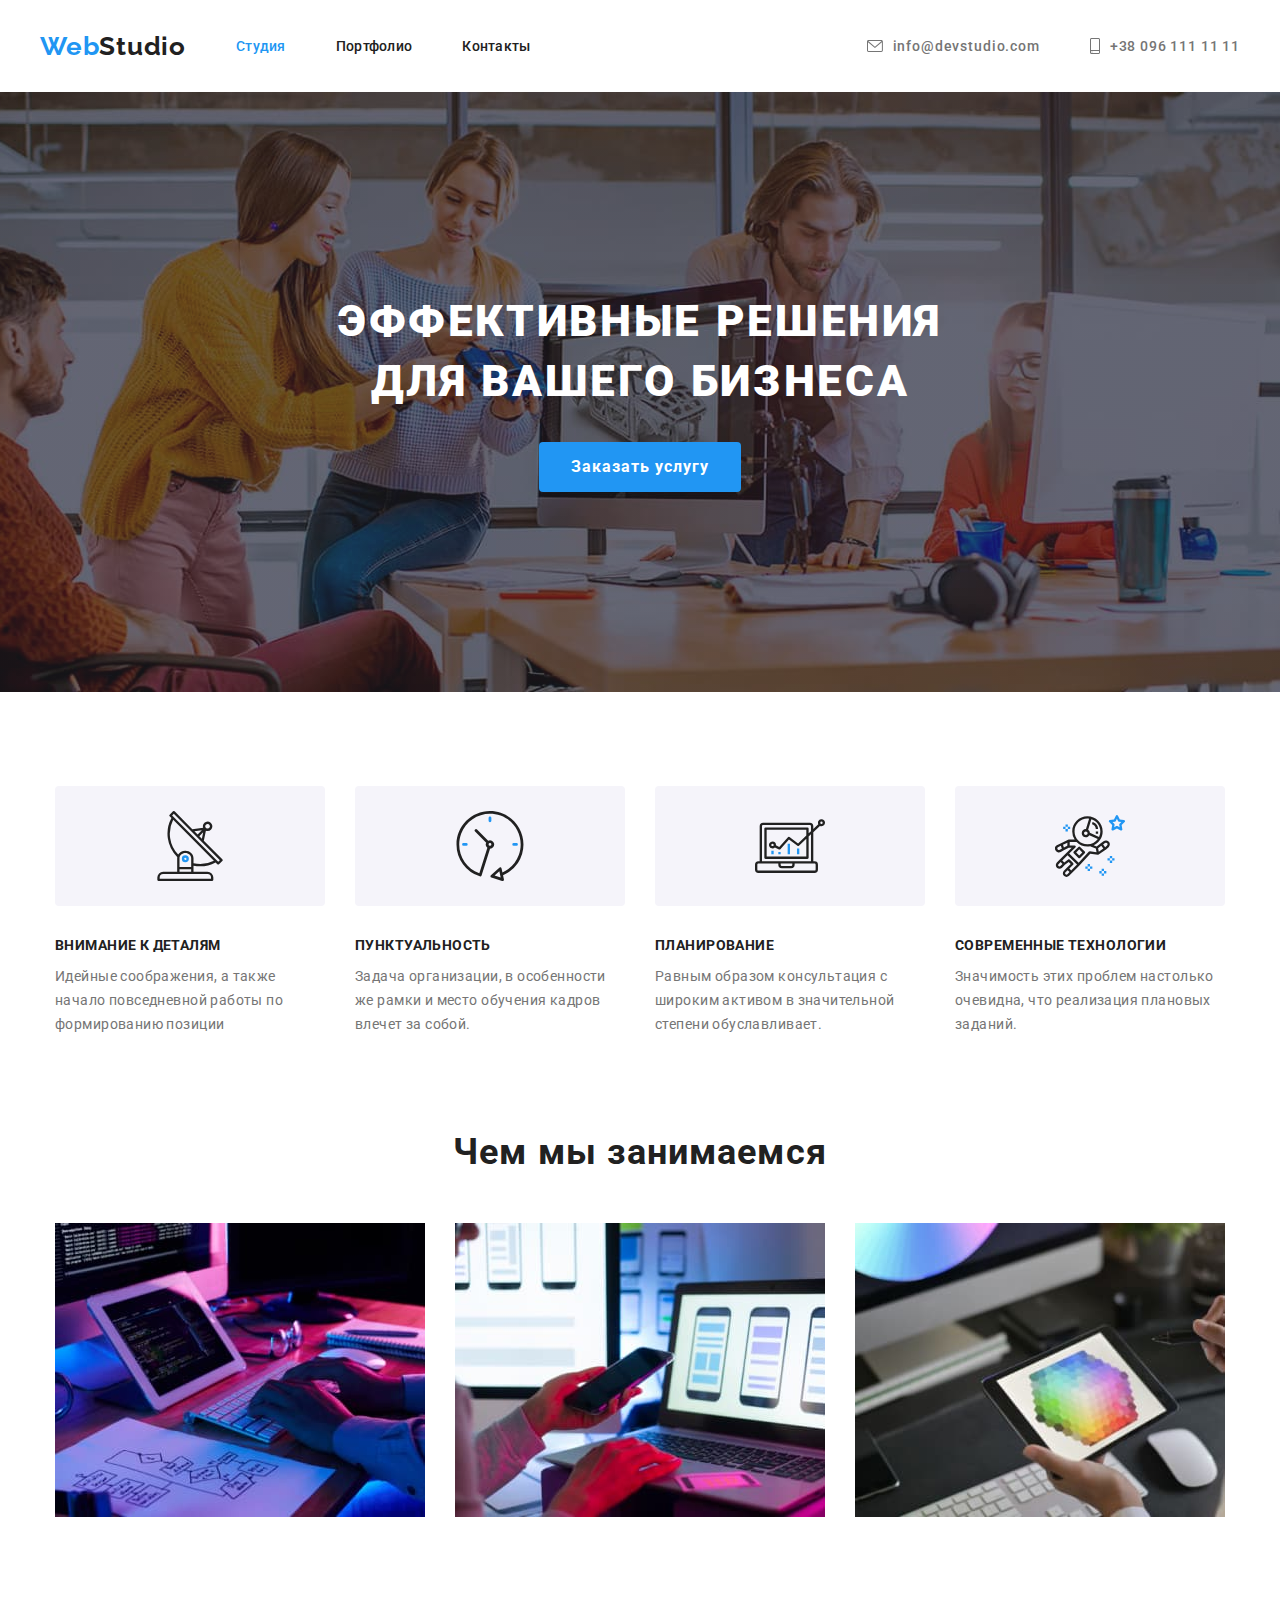
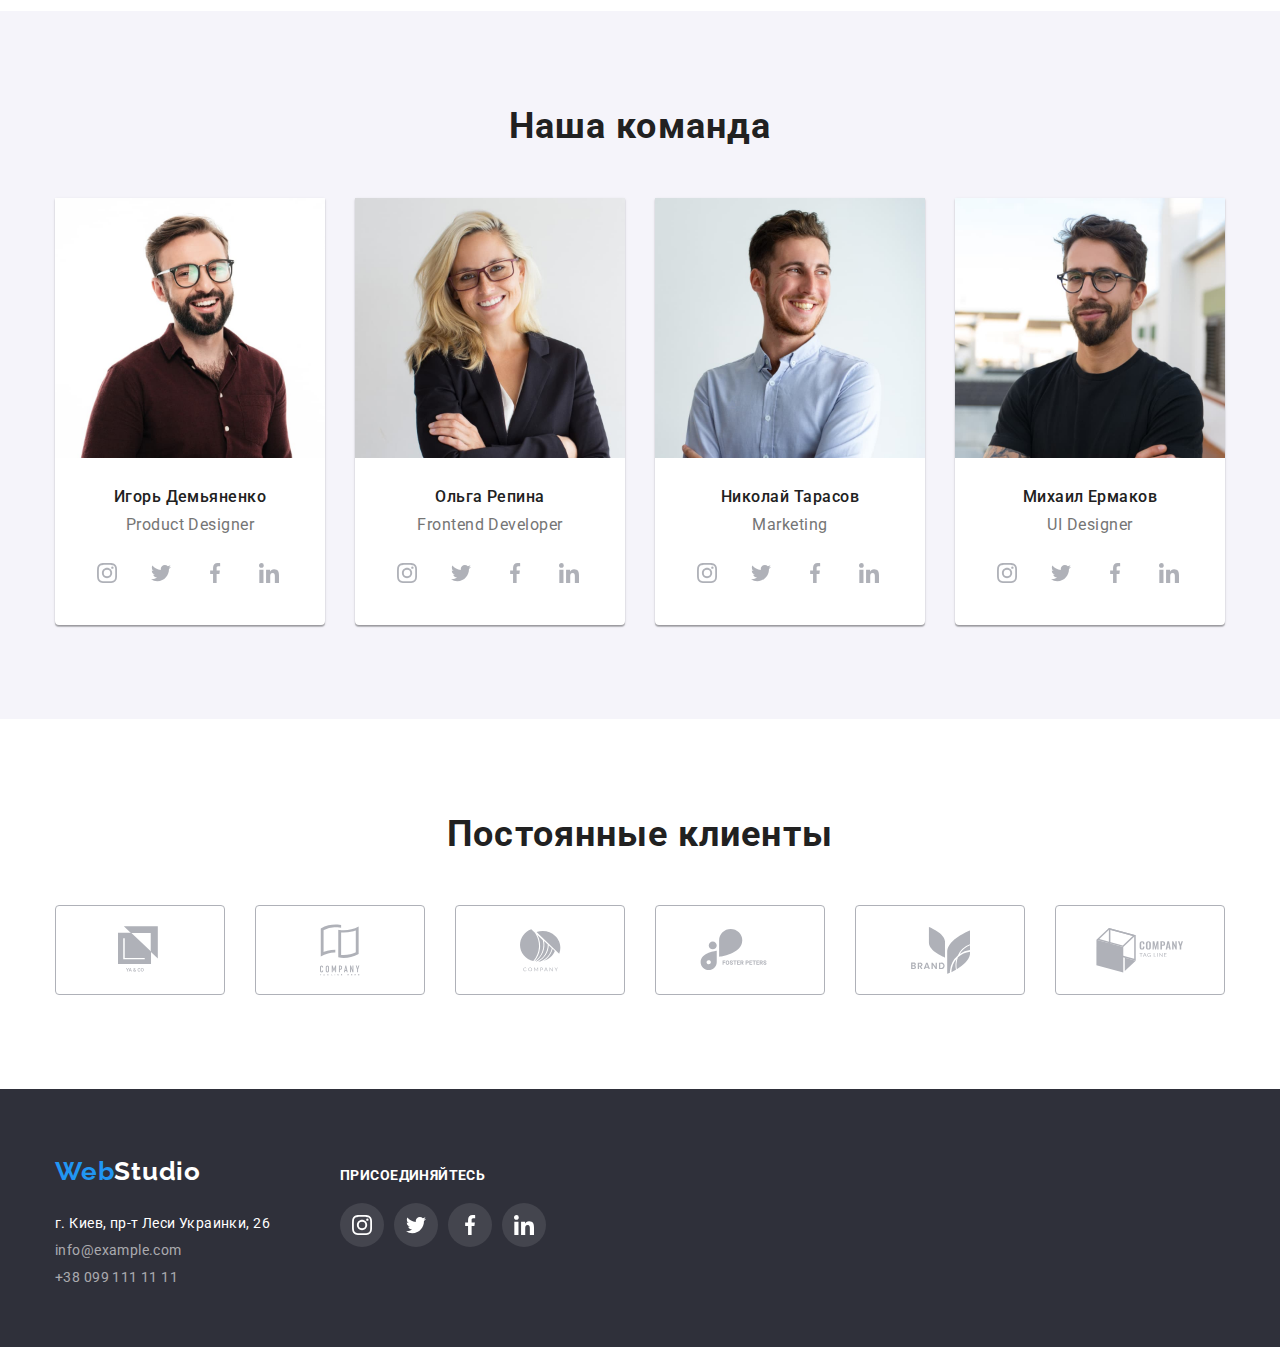
<file: index.html>
<!DOCTYPE html>
<html lang="ru">
<head>
    <meta charset="UTF-8">
    <meta name="viewport" content="width=device-width, initial-scale=1.0">
    <title>Студия</title>
    <link rel="stylesheet" href="./css/modern-normalize.css">
    <link rel="stylesheet" href="./css/styles.css">
    <link rel="preconnect" href="https://fonts.gstatic.com">
    <link href="https://fonts.googleapis.com/css2?family=Raleway:wght@700&family=Roboto:wght@400;500;700;900&display=swap"
        rel="stylesheet">
</head>
<body>
    <!--Шапка сайта-->
    <header class="page-header">
        <div class="container">
            
        <nav class="nav">
            <a class="logo" href=""><span class="accent">Web</span>Studio</a>
            
            <ul class="site-nav">
                <li><a class="current" href="./index.html">Студия</a></li>
                <li><a href="./portfolio.html">Портфолио</a></li>
                <li><a href="">Контакты</a></li>
            </ul>
        </nav>
            
            <ul class="contact-info">
                <li> 
                    <a href="mailto:info@devstudio.com">
                        <svg class="contact-icon" width="16" height="12">
                            <use href="./imeges/symbol-defs.svg#mail"></use>
                        </svg>info@devstudio.com</a> 
                </li>

                <li> 
                    <a href="tel:+380961111111">
                        <svg class="contact-icon" width="10" height="16">
                            <use href="./imeges/symbol-defs.svg#tel"></use>
                        </svg>+38 096 111 11 11</a> 
                </li>
            </ul>

        </div>
            
    </header>
        
<main>
    <!--Герой-->
    <section class="hero">

        <div class="container">
            <h1>Эффективные решения для вашего бизнеса</h1>
            <button>Заказать услугу</button>
        </div>
        
    </section>
        
    <!--Наши преимущества-->
    <section class="advant">
        <!-- <h2>Наши преимущества</h2> -->
        <div class="container">
            <ul>
                <li>
                    <div class="advant-icon">
                        <svg width="70" height="70">
                            <use href="./imeges/symbol-defs.svg#antenna"></use>
                        </svg>
                    </div>
                    <h3>Внимание к деталям</h3>
                    <p>Идейные соображения, а также начало повседневной работы по формированию позиции</p>
                </li>
            
                <li>
                    <div class="advant-icon">
                        <svg width="70" height="70">
                            <use href="./imeges/symbol-defs.svg#clock"></use>
                        </svg>
                    </div>
                    <h3>Пунктуальность</h3>
                    <P>Задача организации, в особенности же рамки и место обучения кадров влечет за собой.</P>
                </li>
            
                <li>
                    <div class="advant-icon">
                        <svg width="70" height="70">
                            <use href="./imeges/symbol-defs.svg#diagram"></use>
                        </svg>
                    </div>
                    <h3>Планирование</h3>
                    <P>Равным образом консультация с широким активом в значительной степени обуславливает.</P>
                </li>
            
                <li>
                    <div class="advant-icon">
                        <svg width="70" height="70">
                            <use href="./imeges/symbol-defs.svg#astronaut"></use>
                        </svg>
                    </div>
                    <h3>Современные технологии</h3>
                    <p>Значимость этих проблем настолько очевидна, что реализация плановых заданий.</p>
                </li>
            </ul>
        </div>
                
    </section>

    <!--Чем мы занимаемся-->
    <section class="working">
        <div class="container">
            <h2>Чем мы занимаемся</h2>
            
            <ul>
                <li><img src="./imeges/write-code.jpg" alt="Набираем код" width="370"></li>
            
                <li><img src="./imeges/device-synchron.jpg" alt="Синхронизируем данные с разными устройствами" width="370"></li>
            
                <li><img src="./imeges/color-matching.jpg" alt="Подбираем цвета" width="370"></li>
            </ul>
        </div>        
    </section>
    
    <!--Наша команда-->
    <section class="team">
        <div class="container">

            <h2>Наша команда</h2>
            
            <ul class="comand">
            
                <li class="team-tumb">
                    <img src="./imeges/demyanenko.jpg" alt="Фото Игоря Демьяненко" >
                    
                    <div class="cart-team">
                        <h3>Игорь Демьяненко</h3>
                        <p>Product Designer</p>

                        <ul class="seti-team">
                            <li>
                                <a class="team-link" href="">
                                    <svg class="icon" wigth="20px" height="20px">
                                        <use href="./imeges/symbol-defs.svg#instagram"></use>
                                    </svg>
                                </a>
                            </li>
                            
                            <li>
                                <a class="team-link" href="">
                                    <svg class="icon" wigth="20px" height="20px">
                                        <use href="./imeges/symbol-defs.svg#twitter"></use>
                                    </svg>
                                </a>
                            </li>

                            <li>
                                <a class="team-link" href="">
                                    <svg class="icon" wigth="20px" height="20px">
                                        <use href="./imeges/symbol-defs.svg#facebook"></use>
                                    </svg>
                                </a>
                            </li>

                            <li>
                                <a class="team-link" href="">
                                    <svg class="icon" wigth="20px" height="20px">
                                        <use href="./imeges/symbol-defs.svg#linkedin"></use>
                                    </svg>
                                </a>
                            </li>

                        </ul>
                    </div>                
                </li>
            
                <li class="team-tumb">
                    <img src="./imeges/repina.jpg" alt="Фото Ольги Репиной">
                    
                    <div class="cart-team">
                        <h3>Ольга Репина</h3>
                        <p>Frontend Developer</p>

                        <ul class="seti-team">
                            <li>
                                <a class="team-link" href="">
                                    <svg class="icon" wigth="20px" height="20px">
                                        <use href="./imeges/symbol-defs.svg#instagram"></use>
                                    </svg>
                                </a>
                            </li>
                        
                            <li>
                                <a class="team-link" href="">
                                    <svg class="icon" wigth="20px" height="20px">
                                        <use href="./imeges/symbol-defs.svg#twitter"></use>
                                    </svg>
                                </a>
                            </li>
                        
                            <li>
                                <a class="team-link" href="">
                                    <svg class="icon" wigth="20px" height="20px">
                                        <use href="./imeges/symbol-defs.svg#facebook"></use>
                                    </svg>
                                </a>
                            </li>
                        
                            <li>
                                <a class="team-link" href="">
                                    <svg class="icon" wigth="20px" height="20px">
                                        <use href="./imeges/symbol-defs.svg#linkedin"></use>
                                    </svg>
                                </a>
                            </li>
                        
                        </ul>
                    </div>
                </li>
            
                <li class="team-tumb">
                    <img src="./imeges/tarasov.jpg" alt="Фото Николая Тарасова">
                    
                    <div class="cart-team">
                        <h3>Николай Тарасов</h3>
                        <p>Marketing</p>

                        <ul class="seti-team">
                            <li>
                                <a class="team-link" href="">
                                    <svg class="icon" wigth="20px" height="20px">
                                        <use href="./imeges/symbol-defs.svg#instagram"></use>
                                    </svg>
                                </a>
                            </li>
                        
                            <li>
                                <a class="team-link" href="">
                                    <svg class="icon" wigth="20px" height="20px">
                                        <use href="./imeges/symbol-defs.svg#twitter"></use>
                                    </svg>
                                </a>
                            </li>
                        
                            <li>
                                <a class="team-link" href="">
                                    <svg class="icon" wigth="20px" height="20px">
                                        <use href="./imeges/symbol-defs.svg#facebook"></use>
                                    </svg>
                                </a>
                            </li>
                        
                            <li>
                                <a class="team-link" href="">
                                    <svg class="icon" wigth="20px" height="20px">
                                        <use href="./imeges/symbol-defs.svg#linkedin"></use>
                                    </svg>
                                </a>
                            </li>
                        
                        </ul>
                    </div>
                </li>
            
                <li class="team-tumb">
                    <img src="./imeges/ermakov.jpg" alt="Фото Михаила Ермакова">
                    
                    <div class="cart-team">
                        <h3>Михаил Ермаков</h3>
                        <p>UI Designer</p>

                        <ul class="seti-team">
                            <li>
                                <a class="team-link" href="">
                                    <svg class="icon" wigth="20px" height="20px">
                                        <use href="./imeges/symbol-defs.svg#instagram"></use>
                                    </svg>
                                </a>
                            </li>
                        
                            <li>
                                <a class="team-link" href="">
                                    <svg class="icon" wigth="20px" height="20px">
                                        <use href="./imeges/symbol-defs.svg#twitter"></use>
                                    </svg>
                                </a>
                            </li>
                        
                            <li>
                                <a class="team-link" href="">
                                    <svg class="icon" wigth="20px" height="20px">
                                        <use href="./imeges/symbol-defs.svg#facebook"></use>
                                    </svg>
                                </a>
                            </li>
                        
                            <li>
                                <a class="team-link" href="">
                                    <svg class="icon" wigth="20px" height="20px">
                                        <use href="./imeges/symbol-defs.svg#linkedin"></use>
                                    </svg>
                                </a>
                            </li>
                        
                        </ul>
                    </div>
                </li>
            
            </ul>

        </div>                
    </section>

    <!-- Секция Наши постаянные клиенты -->
    <section class="clients">
        <div class="container">
            <h2>Постоянные клиенты</h2>
            <ul class="client-icon">
                <li>
                    <a class="client-link" href="">
                        <svg width="44" height="49">
                            <use href="./imeges/symbol-defs.svg#logo-1"></use>
                        </svg>
                    </a>
                </li>
                
                <li>
                    <a class="client-link" href="">
                        <svg width="40" height="52">
                            <use href="./imeges/symbol-defs.svg#logo-2"></use>
                        </svg>
                    </a>
                </li>

                <li>
                    <a class="client-link" href="">
                        <svg width="41" height="43">
                            <use href="./imeges/symbol-defs.svg#logo-3"></use>
                        </svg>
                    </a>
                </li>

                <li>
                    <a class="client-link" href="">
                        <svg width="80" height="42">
                            <use href="./imeges/symbol-defs.svg#logo-4"></use>
                        </svg>
                    </a>
                </li>

                <li>
                    <a class="client-link" href="">
                        <svg width="59" height="47">
                            <use href="./imeges/symbol-defs.svg#logo-5"></use>
                        </svg>
                    </a>
                </li>

                <li>
                    <a class="client-link" href="">
                        <svg width="88" height="45">
                            <use href="./imeges/symbol-defs.svg#logo-6"></use>
                        </svg>
                    </a>
                </li>

            </ul>
        </div>
    </section>
  </main>
    
    <!--Футер-->
    <footer class="footer">
        <div class="container">

            <div class="footer-contacts">
                <a class="logo" href=""><span class="accent">Web</span>Studio</a>
                
                <address class="contacts">
                    <ul>
                        <li class="location"><a>г. Киев, пр-т Леси Украинки, 26</a></li>
                        <li class="mail-tel"><a class="mail" href="meilto:info@example.com">info@example.com</a></li>
                        <li class="mail-tel"><a class="tel" href="tel:+380991111111">+38 099 111 11 11</a></li>
                    </ul>
                
                </address>
            </div>

            <div class="footer-seti">
                <p>Присоединяйтесь</p>

                <ul>
                    <li>
                        <a class="seti-link" href="">
                            <svg class="icon" wigth="20px" height="20px">
                                <use href="./imeges/symbol-defs.svg#instagram"></use>
                            </svg>
                        </a>
                    </li>

                    <li>
                        <a class="seti-link" href="">
                            <svg class="icon" wigth="20px" height="20px">
                                <use href="./imeges/symbol-defs.svg#twitter"></use>
                            </svg>
                        </a>
                    </li>

                    <li>
                        <a class="seti-link" href="">
                            <svg class="icon" wigth="20px" height="20px">
                                <use href="./imeges/symbol-defs.svg#facebook"></use>
                            </svg>
                        </a>
                    </li>

                    <li>
                        <a class="seti-link" href="">
                            <svg class="icon" wigth="20px" height="20px">
                                <use href="./imeges/symbol-defs.svg#linkedin"></use>
                            </svg>
                        </a>
                    </li>
                </ul>
            </div>          

        </div>
          
    </footer>
</body>
</html>
</file>
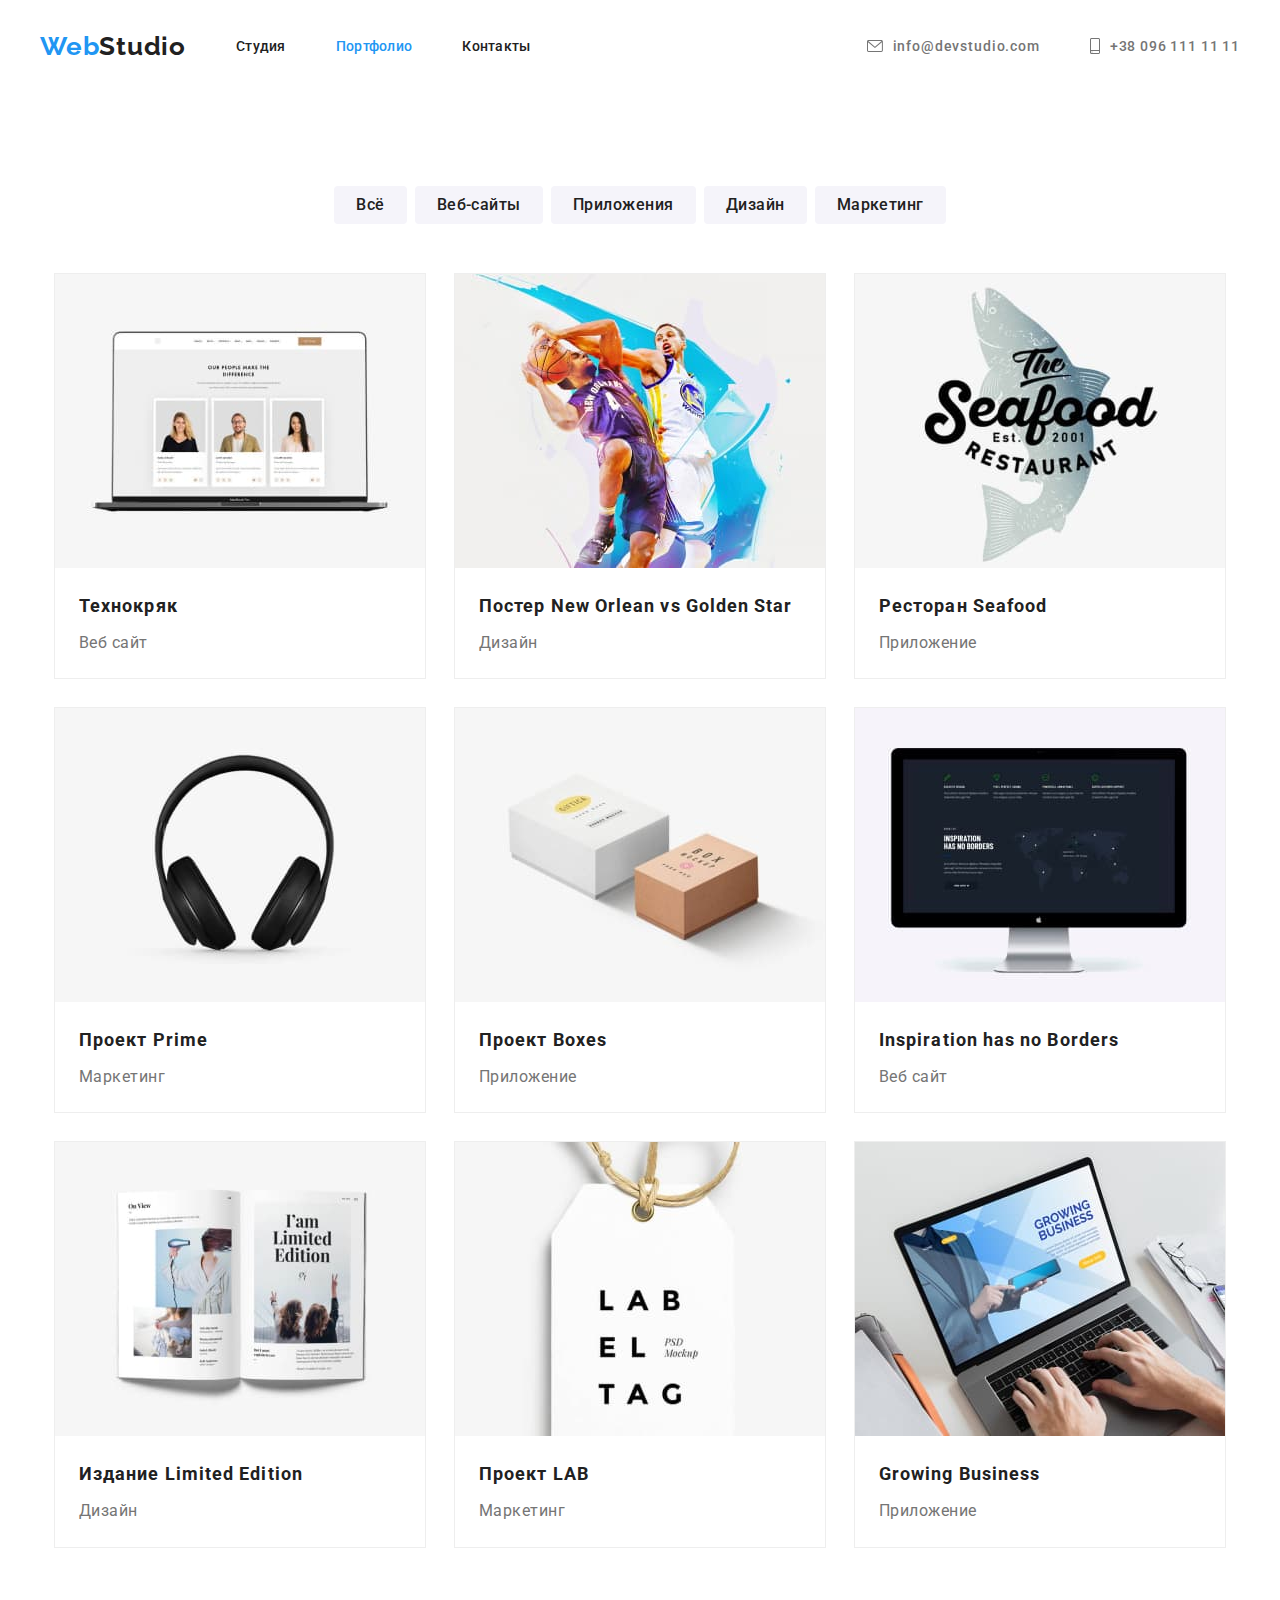
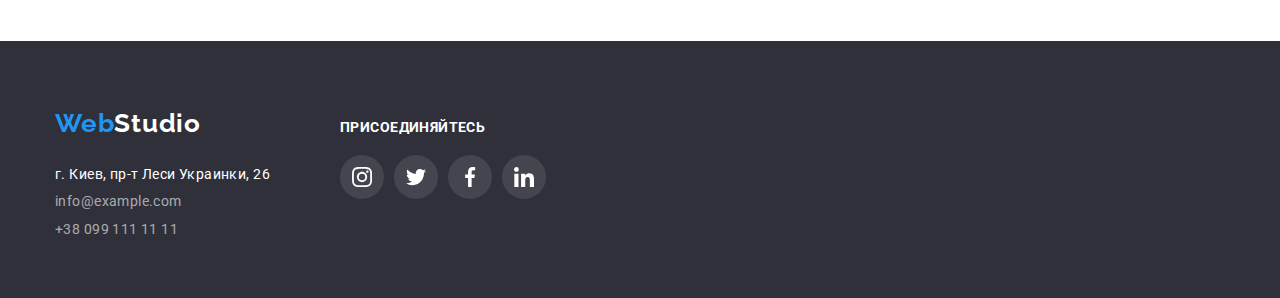
<file: portfolio.html>
<!DOCTYPE html>
<html lang="en">
<head>
    <meta charset="UTF-8">
    <meta http-equiv="X-UA-Compatible" content="IE=edge">
    <meta name="viewport" content="width=device-width, initial-scale=1.0">
    <title>Портфолио</title>
    <link rel="stylesheet" href="./css/modern-normalize.css">
    <link rel="stylesheet" href="./css/styles.css">
    <link rel="preconnect" href="https://fonts.gstatic.com">
    <link href="https://fonts.googleapis.com/css2?family=Raleway:wght@700&family=Roboto:wght@400;500;700;900&display=swap"
        rel="stylesheet">
</head>
<body>
    <!--Шапка сайта-->
    <header class="page-header">
        <div class="container">
        
            <nav class="nav">
                <a class="logo" href=""><span class="accent">Web</span>Studio</a>
        
                <ul class="site-nav">
                    <li><a href="./index.html">Студия</a></li>
                    <li><a class="current" href="./portfolio.html">Портфолио</a></li>
                    <li><a href="">Контакты</a></li>
                </ul>
            </nav>
        
            <ul class="contact-info">
                <li>
                    <a href="mailto:info@devstudio.com">
                        <svg class="contact-icon" width="16" height="12">
                            <use href="./imeges/symbol-defs.svg#mail"></use>
                        </svg>info@devstudio.com</a>
                </li>
        
                <li>
                    <a href="tel:+380961111111">
                        <svg class="contact-icon" width="10" height="16">
                            <use href="./imeges/symbol-defs.svg#tel"></use>
                        </svg>+38 096 111 11 11</a>
                </li>
            </ul>
        
        </div>
    
    </header>
    
    <main>
        <section class="portfolio">
            <!-- <h1> Портфолио работ </h1> -->
            <div class="container">
                <ul class="nav-examples">
                    <li> <button>Всё</button> </li>
                    <li> <button>Веб-сайты</button> </li>
                    <li> <button>Приложения</button> </li>
                    <li> <button>Дизайн</button> </li>
                    <li> <button>Маркетинг</button> </li>
                </ul>
            
                <ul class="examples">
                    <li>
                        <a href="">
                            <img src="./imeges/technocruck.jpg" alt="ноутбук с открытыми веб-сайтом">
                            <div class="examples-text">
                                <h2> Технокряк </h2>
                                <p> Веб сайт </p>
                            </div>
                        </a>
                    </li>
            
                    <li>
                        <a href="">
                            <img src="./imeges/basketball.jpg" alt="игра в баскетбол">
                            <div class="examples-text">
                                <h2> Постер New Orlean vs Golden Star </h2>
                                <p> Дизайн </p>
                            </div>
                        </a>
                    </li>
            
                    <li>
                        <a href="">
                            <img src="./imeges/fish.jpg" alt="эмблема ресторана seafood с рыбой">
                            <div class="examples-text">
                                <h2> Ресторан Seafood </h2>
                                <p> Приложение </p>
                            </div>
                        </a>
                    </li>
            
                    <li>
                        <a href="">
                            <img src="./imeges/headphones.jpg" alt="фото наушников">
                            <div class="examples-text">
                                <h2> Проект Prime </h2>
                                <p> Маркетинг </p>
                            </div>
                        </a>
                    </li>
            
                    <li>
                        <a href="">
                            <img src="./imeges/boxed.jpg" alt="коробочки">
                            <div class="examples-text">
                                <h2> Проект Boxes </h2>
                                <p> Приложение </p>
                            </div>
                        </a>
                    </li>
            
                    <li>
                        <a href="">
                            <img src="./imeges/minitor-borders.jpg" alt="монитор с открытым веб-сайтом">
                            <div class="examples-text">
                                <h2> Inspiration has no Borders </h2>
                                <p> Веб сайт </p>
                            </div>
                        </a>
                    </li>
            
                    <li>
                        <a href="">
                            <img src="./imeges/book.jpg" alt="открытая книга">
                            <div class="examples-text">
                                <h2> Издание Limited Edition </h2>
                                <p> Дизайн </p>
                            </div>
                        </a>
                    </li>
            
                    <li>
                        <a href="">
                            <img src="./imeges/lab-project.jpg" alt="проект лаб">
                            <div class="examples-text">
                                <h2> Проект LAB </h2>
                                <p> Маркетинг </p>
                            </div>
                        </a>
                    </li>
            
                    <li>
                        <a href="">
                            <img src="./imeges/notebook.jpg" alt="открытый веб-сайт на ноутбуке">
                            <div class="examples-text">
                                <h2> Growing Business </h2>
                                <p> Приложение </p>
                            </div>
                        </a>
                    </li>
                    
                </ul>
            </div>
        </section>
        
    </main>
    
    <!--Футер-->
    <footer class="footer">
        <div class="container">
            
            <div class="footer-contacts">
                <a class="logo" href=""><span class="accent">Web</span>Studio</a>
            
                <address class="contacts">
                    <ul>
                        <li class="location"><a>г. Киев, пр-т Леси Украинки, 26</a></li>
                        <li class="mail-tel"><a class="mail" href="meilto:info@example.com">info@example.com</a></li>
                        <li class="mail-tel"><a class="tel" href="tel:+380991111111">+38 099 111 11 11</a></li>
                    </ul>
            
                </address>
            </div>
            
            <div class="footer-seti">
                <p>Присоединяйтесь</p>
            
                <ul>
                    <li>
                        <a class="seti-link" href="">
                            <svg class="icon" wigth="20px" height="20px">
                                <use href="./imeges/symbol-defs.svg#instagram"></use>
                            </svg>
                        </a>
                    </li>
            
                    <li>
                        <a class="seti-link" href="">
                            <svg class="icon" wigth="20px" height="20px">
                                <use href="./imeges/symbol-defs.svg#twitter"></use>
                            </svg>
                        </a>
                    </li>
            
                    <li>
                        <a class="seti-link" href="">
                            <svg class="icon" wigth="20px" height="20px">
                                <use href="./imeges/symbol-defs.svg#facebook"></use>
                            </svg>
                        </a>
                    </li>
            
                    <li>
                        <a class="seti-link" href="">
                            <svg class="icon" wigth="20px" height="20px">
                                <use href="./imeges/symbol-defs.svg#linkedin"></use>
                            </svg>
                        </a>
                    </li>
                </ul>
                        
            </div>
    
    </footer>
</body>
</html>
</file>
<file: css/styles.css>
:root {
  --white-text: rgba(255, 255, 255, 1);
  --black-text: rgba(33, 33, 33, 1);
  --blue-text: rgba(33, 150, 243, 1);
  --gray-text: rgba(117, 117, 117, 1);
  --white-text-op60: rgba(255, 255, 255, 0.6);
  --background-color-hero: rgba(47, 48, 58, 1);
  --background-color-teams: rgba(245, 244, 250, 1);
  --icon-client: rgba(175, 177, 184, 1);
}
body {
  font-family: 'Roboto', sans-serif;
}

img {
  display: block;
  width: 100%;
}

* {
  box-sizing: border-box;
  margin: 0;
  padding: 0;
}

.container {
  width: 1200px;
  padding: 0 15px;
  margin: 0 auto;
  /* border: 1px solid red; */
}

/* Шапка сайта */
.nav,
.site-nav,
.contact-info {
  display: flex;
  align-items: center;
}
.page-header .container {
  display: flex;
  justify-content: space-between;
  padding: 24px 0;
}
.site-nav li {
  margin-left: 50px;
}
.contact-info li:first-child {
  margin-right: 50px;
}
.logo {
  font-family: 'Raleway', sans-serif;
}
.logo {
  color: var(--black-text);
}
.logo .accent {
  color: var(--blue-text);
}

.site-nav a {
  color: var(--black-text);
  font-weight: 500;
  font-size: 14px;
  line-height: 1.17;
  letter-spacing: 0.02em;
}

.site-nav a:hover,
.site-nav a:focus {
  color: var(--blue-text);
}
.site-nav .current {
  color: var(--blue-text);
}
.contact-info a {
  color: var(--gray-text);
  font-weight: 500;
  font-size: 14px;
  line-height: 1.36;
  letter-spacing: 0.06em;
  display: flex;
  align-items: center;
}

.contact-info a:hover,
.contact-info a:focus,
.contact-info a:active {
  color: var(--blue-text);
}

.contact-icon {
  margin-right: 10px;
  fill: currentColor;
}

/* Секция героя */
.hero {
  max-width: 1600px;
  margin-left: auto;
  margin-right: auto;
  height: 600px;
  background-image: linear-gradient(
      to right,
      rgba(47, 48, 58, 0.4),
      rgba(47, 48, 58, 0.4)
    ),
    url(../imeges/hero.jpg);
  background-position: center;
  background-size: cover;
}

.hero .container {
  padding: 200px 0;
}

.hero h1 {
  color: var(--white-text);
  text-transform: uppercase;
  text-align: center;
  font-weight: 900;
  font-size: 44px;
  line-height: 1.36;
  letter-spacing: 0.06em;
  width: 696px;
  margin-left: auto;
  margin-right: auto;
}

.hero button {
  display: flex;
  color: var(--white-text);
  background-color: var(--blue-text);
  font-weight: 700;
  font-size: 16px;
  line-height: 1.88;
  letter-spacing: 0.06em;
  padding: 10px 32px;
  border-radius: 4px;
  margin-top: 30px;
  margin-left: auto;
  margin-right: auto;
}

/* Секция наши преимущества */
.advant .container {
  padding: 94px 15px;
}
.advant ul {
  display: flex;
  justify-content: center;
}
.advant-icon {
  width: 270px;
  height: 120px;
  border-radius: 4px;
  background-color: var(--background-color-teams);
  display: flex;
  justify-content: center;
  align-items: center;
}
.advant li {
  width: 270px;
  margin-left: 30px;
}
.advant ul :first-child {
  margin-left: 0px;
}

.advant h3 {
  color: var(--black-text);
  text-transform: uppercase;
  font-weight: 700;
  font-size: 14px;
  line-height: 1.36;
  letter-spacing: 0.03em;
  margin-top: 30px;
}

.advant p {
  color: var(--gray-text);
  font-weight: 400;
  font-size: 14px;
  line-height: 1.71;
  letter-spacing: 0.03em;
  margin-top: 10px;
}

.advant h2 {
  color: var(--black-text);
  text-align: center;
  font-weight: 700;
  font-size: 36px;
  line-height: 1.17;
  letter-spacing: 0.03em;
}

/* Секция чем занимаемся */
.working .container {
  padding: 0 15px 94px;
}

.working ul {
  display: flex;
  margin: 50px auto 0px;
}

.working li {
  margin-left: 30px;
}
.working ul :first-child {
  margin-left: 0px;
}

.working h2 {
  color: var(--black-text);
  text-align: center;
  font-weight: 700;
  font-size: 36px;
  line-height: 1.17;
  letter-spacing: 0.03em;
}

/* Секция наша команда */
.team .container {
  padding: 94px 15px;
}
.comand {
  display: flex;
  margin-top: 50px;
}
.team-tumb {
  width: 270px;
  background-color: rgba(255, 255, 255, 1);
  margin-left: 30px;
  border-radius: 0px 0px 4px 4px;
  box-shadow: 0px 1px 3px rgba(0, 0, 0, 0.12), 0px 1px 1px rgba(0, 0, 0, 0.14),
    0px 2px 1px rgba(0, 0, 0, 0.2);
}
.team li:first-child {
  margin-left: 0;
}
.cart-team {
  padding: 30px;
}

.team-link {
  display: flex;
  justify-content: center;
  align-items: center;
  width: 44px;
  height: 44px;
  border-radius: 50%;
  color: var(--icon-client);
}
.team-link:hover,
.team-link:focus {
  background-color: var(--blue-text);
  color: var(--white-text);
}
.seti-team {
  display: flex;
  margin-top: 16px;
}
.seti-team li:not(:first-child) {
  margin-left: 10px;
}

.team {
  background-color: var(--background-color-teams);
}

.team h2 {
  color: var(--black-text);
  text-align: center;
  font-weight: 700;
  font-size: 36px;
  line-height: 1.17;
  letter-spacing: 0.03em;
}

.team h3 {
  color: var(--black-text);
  text-align: center;
  font-weight: 500;
  font-size: 16px;
  line-height: 1.17;
  letter-spacing: 0.03em;
}

.team p {
  color: var(--gray-text);
  text-align: center;
  font-weight: 400;
  font-size: 16px;
  line-height: 1.17;
  letter-spacing: 0.03em;
  margin-top: 10px;
}
/* Секция постоянные клиенты */
.clients .container {
  padding-top: 94px;
  padding-bottom: 94px;
}

.clients h2 {
  color: var(--black-text);
  text-align: center;
  font-weight: 700;
  font-size: 36px;
  line-height: 1.17;
  letter-spacing: 0.03em;
}

.client-icon {
  display: flex;
  margin-top: 50px;
}

.client-link {
  width: 170px;
  height: 90px;
  display: flex;
  justify-content: center;
  align-items: center;
  fill: var(--icon-client);
  border: 1px solid var(--icon-client);
  border-radius: 4px;
}

.client-icon li:not(:first-child) {
  margin-left: 30px;
}

.client-link:hover,
.client-link:focus {
  fill: var(--blue-text);
  border: 1px solid var(--blue-text);
}

/* Футер */
.footer .container {
  padding: 60px 15px;
  display: flex;
  align-items: baseline;
}

.footer {
  background-color: var(--background-color-hero);
}

.footer .logo {
  color: var(--white-text);
}
.footer .accent {
  color: var(--blue-text);
}

.contacts .location {
  color: var(--white-text);
  margin-top: 20px;
}
.contacts .mail,
.contacts .tel {
  color: var(--white-text-op60);
  margin-top: 9px;
}

.contacts a:hover,
.contacts a:focus,
.contacts a:active {
  color: var(--blue-text);
}
.mail-tel {
  margin-top: 9px;
}
.logo {
  font-weight: 700;
  font-size: 26px;
  line-height: 1.71;
  letter-spacing: 0.03em;
}
.contacts a {
  font-weight: 400;
  font-size: 14px;
  line-height: 1.71px;
  letter-spacing: 0.03em;
}

.footer-seti {
  margin-left: 70px;
  justify-content: center;
  align-items: center;
}

.footer-seti p {
  color: var(--white-text);
  text-transform: uppercase;
  font-weight: 700;
  font-size: 14px;
  line-height: 1.17;
  letter-spacing: 0.03em;
}

.footer-seti ul {
  display: flex;
  margin-top: 20px;
}

.footer-seti li:not(:first-child) {
  margin-left: 10px;
}

.seti-link {
  display: inline-block;
  border-radius: 50%;
  color: #ffffff;
  width: 44px;
  height: 44px;
  background-color: rgba(255, 255, 255, 0.1);
  display: flex;
  justify-content: center;
  align-items: center;
}

.icon {
  width: 20px;
  height: 20px;
  fill: currentColor;
}

.seti-link:hover,
.seti-link:focus {
  background-color: var(--blue-text);
}

/* portfolio.html */
.portfolio .container {
  padding-top: 94px;
  padding-bottom: 94px;
}
/* Для конопок */
.nav-examples {
  display: flex;
  justify-content: center;
  margin-bottom: 50px;
}

.nav-examples button {
  text-align: center;
  font-weight: 500;
  font-size: 16px;
  line-height: 1.62;
  letter-spacing: 0.03em;
  color: var(--black-text);
  background-color: var(--background-color-teams);
  padding: 6px 22px;
  border-radius: 4px;
}
.nav-examples li {
  margin-left: 8px;
}
.nav-examples li:first-child {
  margin-left: 0px;
}

.nav-examples button:hover,
.nav-examples button:focus,
.nav-examples button:active {
  color: var(--white-text);
  background-color: var(--blue-text);
  box-shadow: 0px 3px 1px rgba(0, 0, 0, 0.1), 0px 1px 2px rgba(0, 0, 0, 0.08),
    0px 2px 2px rgba(0, 0, 0, 0.12);
  cursor: pointer;
}

/* Для карточек */
.examples {
  display: flex;
  flex-wrap: wrap;
  margin-left: -30px;
  margin-top: -30px;
}

.examples li {
  width: 370px;
  flex-basis: calc(100% / 3 - 30px);
  margin-left: 30px;
  margin-top: 30px;
  box-sizing: border-box;
  outline: 1px solid #eeeeee;
}

.examples li:hover,
.examples li:focus {
  box-shadow: 0px 1px 1px rgba(0, 0, 0, 0.12), 0px 4px 4px rgba(0, 0, 0, 0.06),
    1px 4px 6px rgba(0, 0, 0, 0.16);
  cursor: pointer;
}
.examples-text {
  padding: 20px 24px;
}
.examples-text p {
  margin-top: 4px;
}

.examples h2 {
  color: var(--black-text);
  font-weight: 700;
  font-size: 18px;
  line-height: 2;
  letter-spacing: 0.06em;
}

.examples p {
  color: var(--gray-text);
  font-weight: 400;
  font-size: 16px;
  line-height: 1.88;
  letter-spacing: 0.03em;
}
</file>
